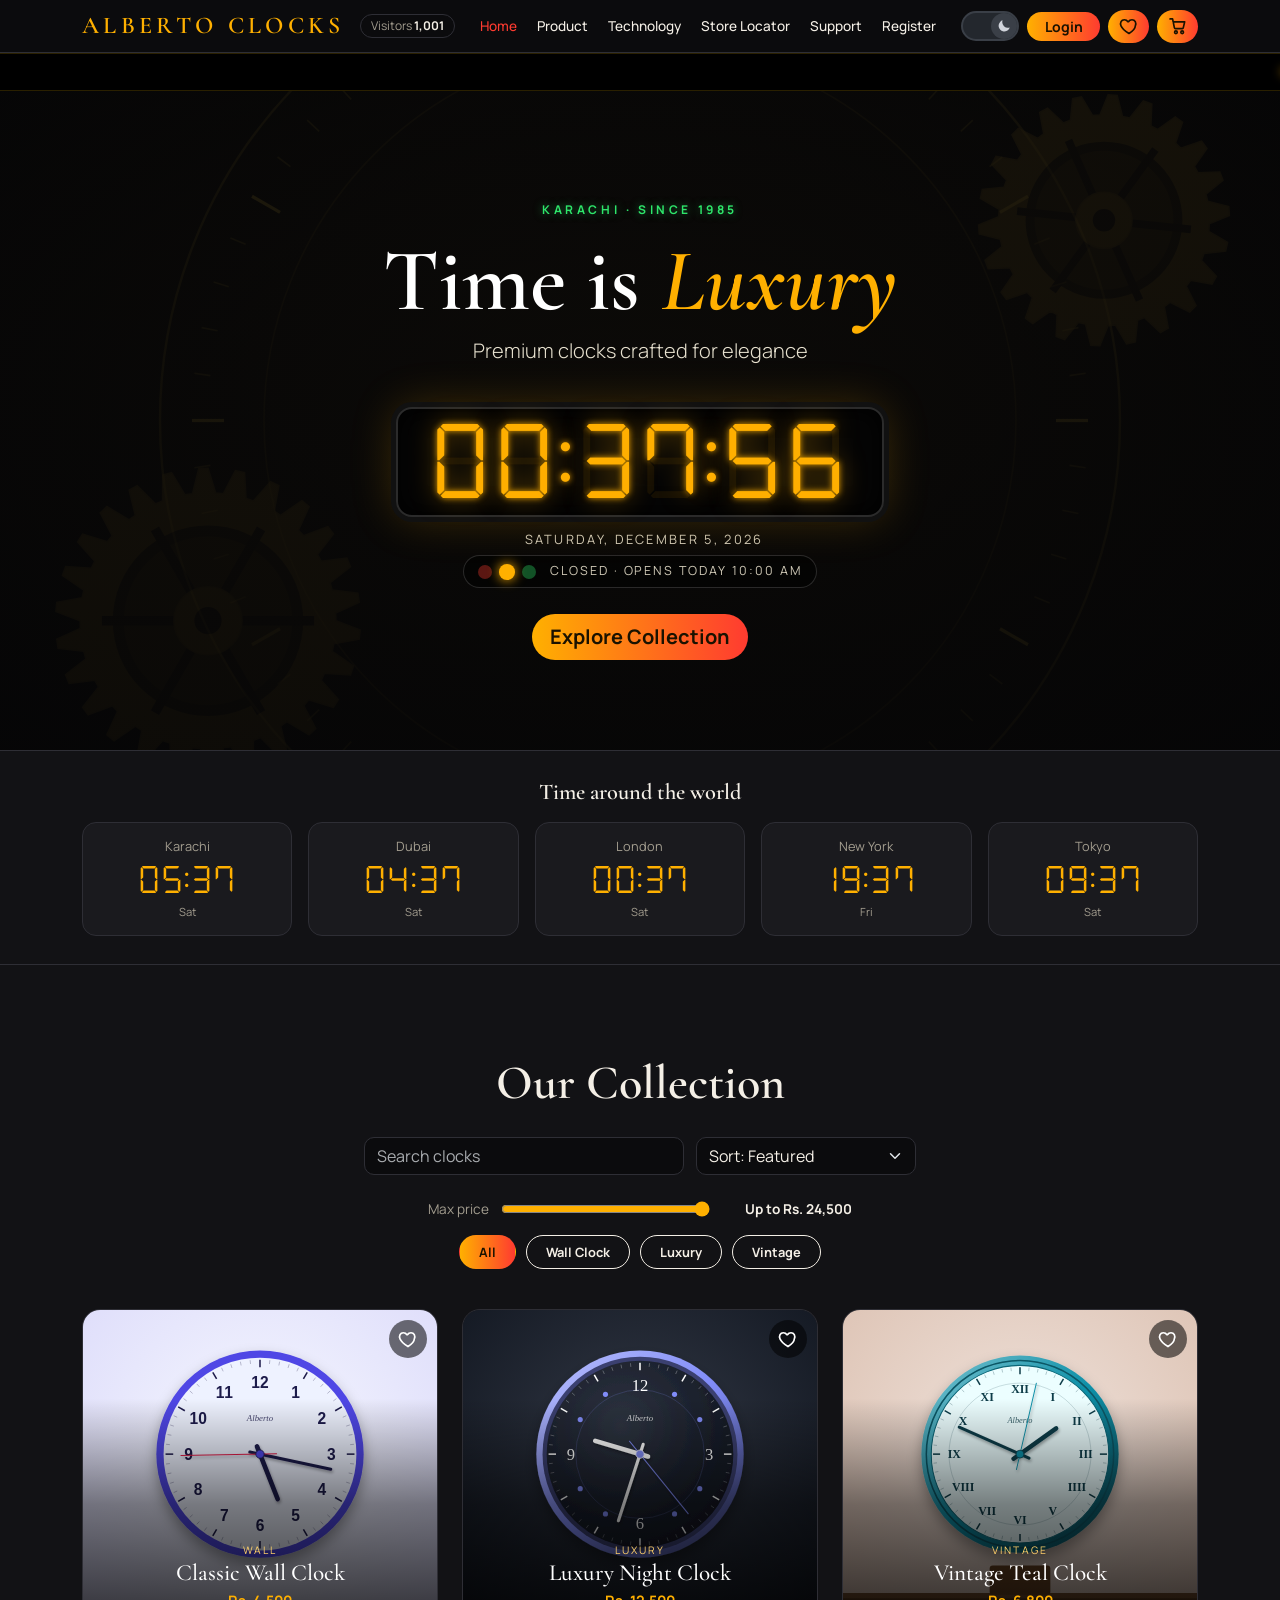
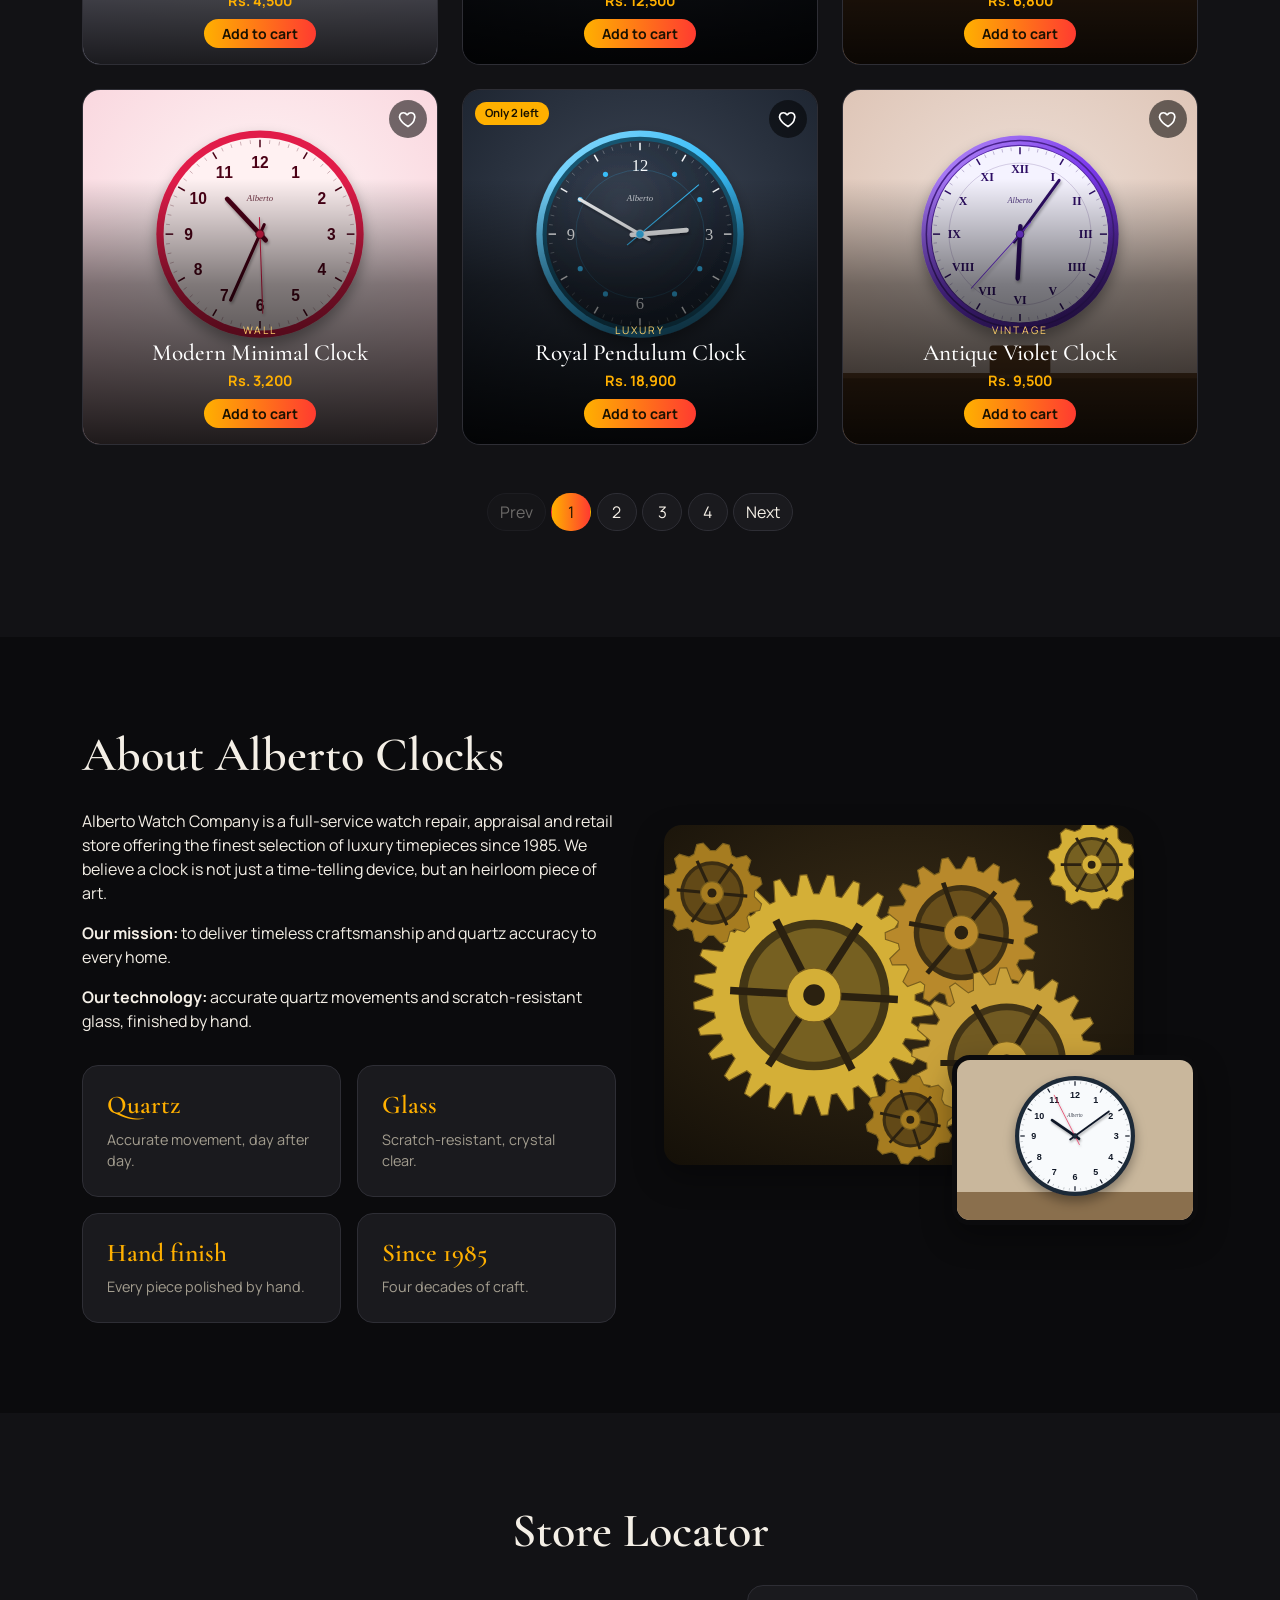
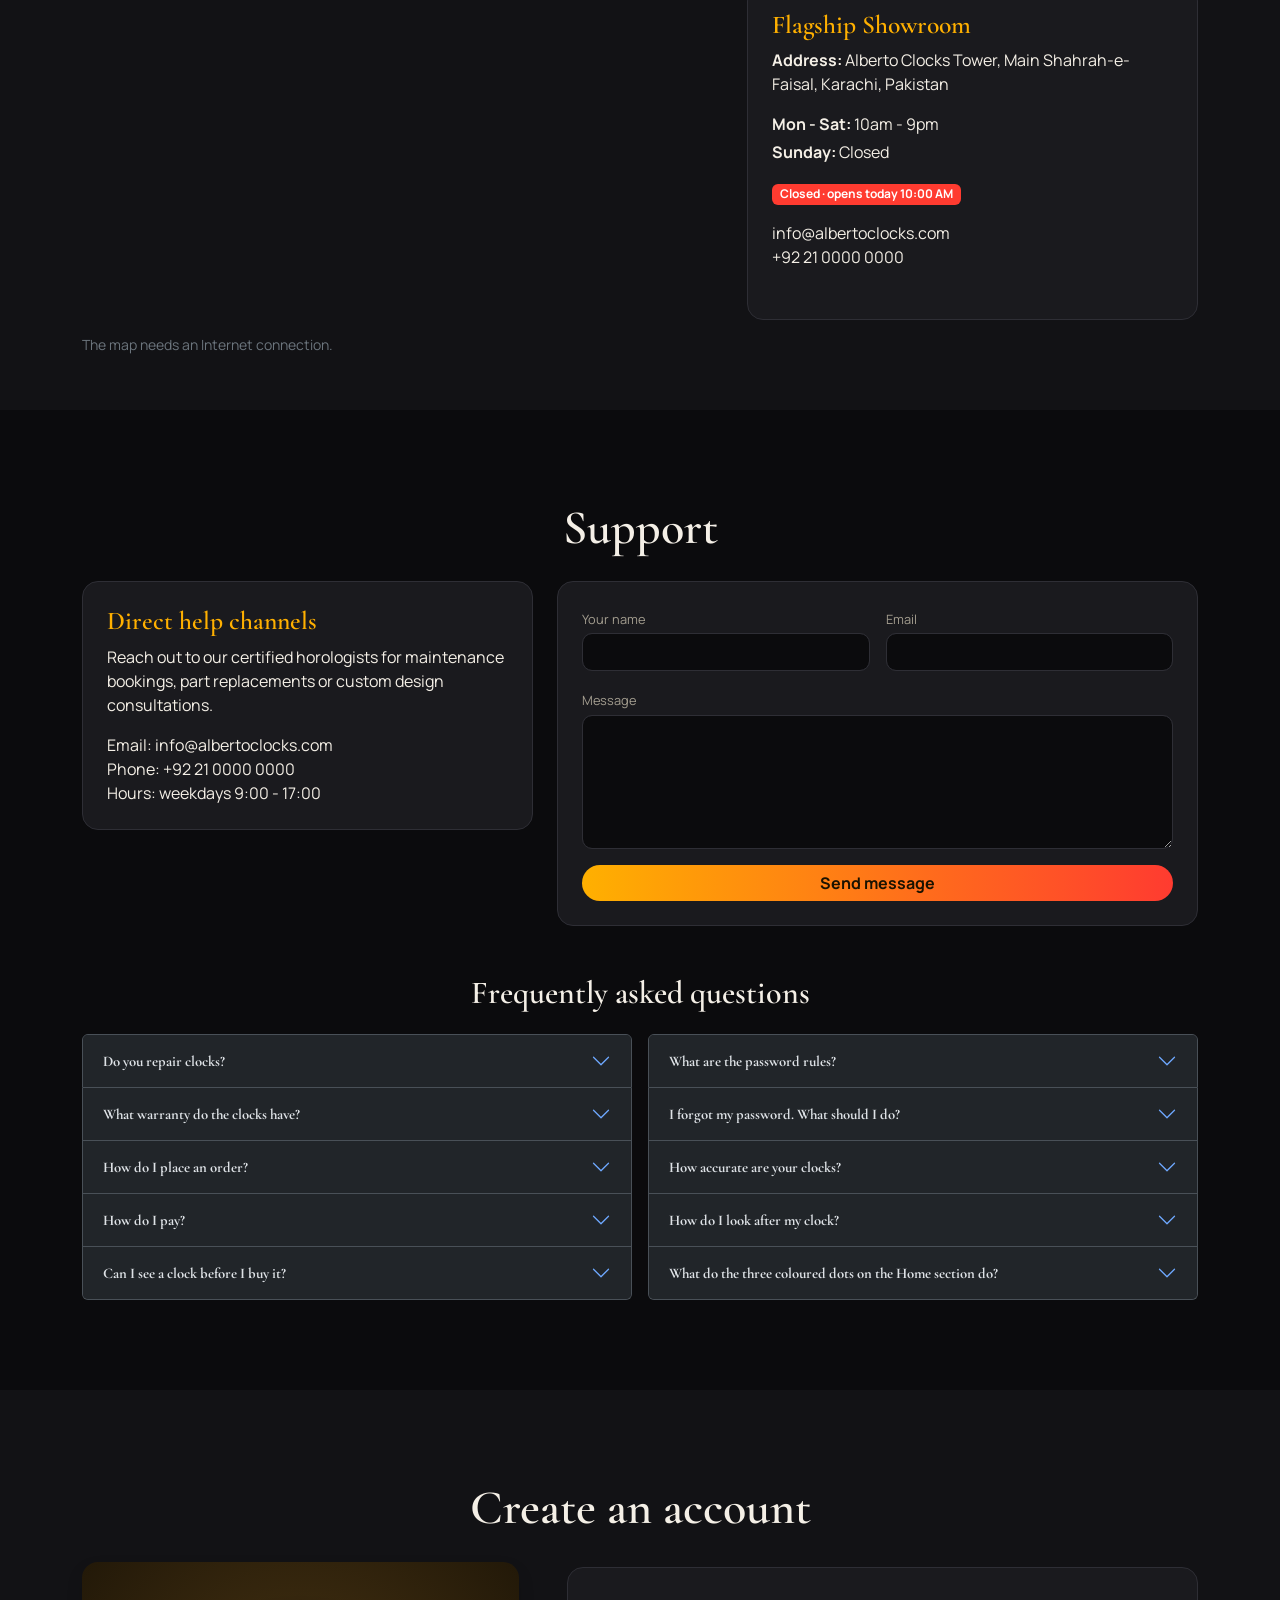
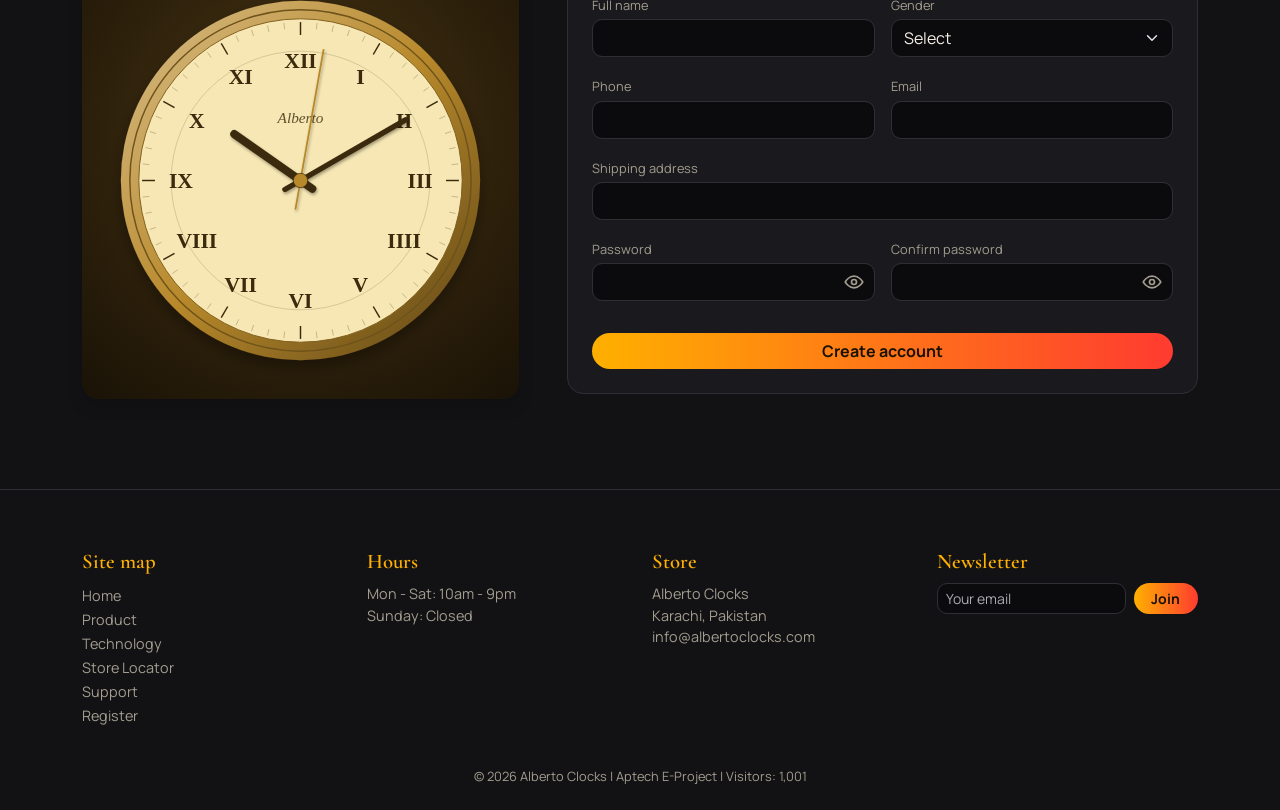
<file: index.html>
<!doctype html>
<html lang="en" data-bs-theme="dark">
  <head>
    <meta charset="UTF-8" />
    <meta name="viewport" content="width=device-width, initial-scale=1.0" />
    <title>Alberto Clocks - Time is Luxury</title>
    <meta name="description" content="Alberto Clocks sells premium wall, luxury and vintage clocks from Karachi. Browse the collection, save your favourites and order online." />
    <meta name="theme-color" content="#0b0b0d" />
    <meta property="og:type" content="website" />
    <meta property="og:site_name" content="Alberto Clocks" />
    <meta property="og:title" content="Alberto Clocks - Time is Luxury" />
    <meta property="og:description" content="Alberto Clocks sells premium wall, luxury and vintage clocks from Karachi. Browse the collection, save your favourites and order online." />
    <meta property="og:image" content="https://images.unsplash.com/photo-1629135458283-0c69f7cead37?auto=format&amp;fit=crop&amp;w=1200&amp;q=80" />
    <link rel="icon" type="image/svg+xml" href="image/favicon.svg" />
    <link rel="preconnect" href="https://fonts.googleapis.com" />
    <link rel="preconnect" href="https://fonts.gstatic.com" crossorigin />
    <link
      href="https://cdn.jsdelivr.net/npm/bootstrap@5.3.2/dist/css/bootstrap.min.css"
      rel="stylesheet"
      onerror="this.onerror=null;this.href='css/bootstrap.min.css'"
    />
    <link
      href="https://fonts.googleapis.com/css2?family=Cormorant+Garamond:ital,wght@0,500;0,600;1,600&family=Manrope:wght@400;500;700&display=swap"
      rel="stylesheet"
    />
    <link rel="stylesheet" href="css/style.css" />
    <script type="application/ld+json">
      {
        "@context": "https://schema.org",
        "@type": "Store",
        "name": "Alberto Clocks",
        "description": "Premium clocks crafted for elegance. Wall, luxury and vintage clocks since 1985.",
        "telephone": "+92 21 0000 0000",
        "email": "info@albertoclocks.com",
        "address": { "@type": "PostalAddress", "addressLocality": "Karachi", "addressCountry": "PK" },
        "openingHoursSpecification": [
          { "@type": "OpeningHoursSpecification", "dayOfWeek": ["Monday","Tuesday","Wednesday","Thursday","Friday","Saturday"], "opens": "10:00", "closes": "21:00" }
        ]
      }
    </script>
  </head>
  <body>
    <a class="skip-link" href="#main">Skip to main content</a>
    <noscript><p class="text-center p-3 mb-0">Please turn on JavaScript to browse the clocks.</p></noscript>
    <header class="site-header sticky-top">
      <nav class="navbar navbar-expand-lg" aria-label="Main">
        <div class="container">
          <a class="brand" href="index.html">Alberto Clocks</a>
          <span class="visitors" title="Visitors">Visitors <b class="visit-count">0</b></span>
          <div class="collapse navbar-collapse justify-content-center order-3 order-lg-0" id="nav">
            <ul class="navbar-nav gap-lg-1">
            <li class="nav-item"><a class="nav-link active" data-key="home" href="#home" aria-current="true">Home</a></li>
            <li class="nav-item"><a class="nav-link" data-key="products" href="#products">Product</a></li>
            <li class="nav-item"><a class="nav-link" data-key="technology" href="#technology">Technology</a></li>
            <li class="nav-item"><a class="nav-link" data-key="store-locator" href="#store-locator">Store Locator</a></li>
            <li class="nav-item"><a class="nav-link" data-key="support" href="#support">Support</a></li>
            <li class="nav-item"><a class="nav-link" data-key="register" href="#register">Register</a></li>
            </ul>
          </div>
          <div class="d-flex align-items-center gap-2 ms-auto">
            <label class="theme-switch" title="Dark / light mode"><input type="checkbox" id="themeToggle" aria-label="Toggle dark mode" /><span class="track"><span class="knob">
              <svg class="i-sun" viewBox="0 0 24 24" fill="currentColor" stroke="currentColor" stroke-width="2" stroke-linecap="round" aria-hidden="true"><circle cx="12" cy="12" r="4.5" stroke="none"/><path d="M12 2.5v2.5M12 19v2.5M2.5 12H5M19 12h2.5M5.3 5.3l1.8 1.8M16.9 16.9l1.8 1.8M5.3 18.7l1.8-1.8M16.9 7.1l1.8-1.8" fill="none"/></svg>
              <svg class="i-moon" viewBox="0 0 24 24" fill="currentColor" aria-hidden="true"><path d="M20.5 14.2A8.5 8.5 0 0 1 9.8 3.5a8.5 8.5 0 1 0 10.7 10.7z"/></svg>
            </span></span></label>
            <div id="userArea"></div>
            <button class="btn btn-grad btn-sm cart-btn" data-bs-toggle="offcanvas" data-bs-target="#wishPanel" aria-label="Open wishlist">
              <svg viewBox="0 0 24 24" fill="none" stroke="currentColor" stroke-width="2" stroke-linecap="round" stroke-linejoin="round" aria-hidden="true"><path d="M12 21s-7.5-4.6-9.6-9.2C.9 8.4 2.7 4.5 6.4 4.5c2 0 3.5 1.1 4.3 2.4h.6c.8-1.3 2.3-2.4 4.3-2.4 3.7 0 5.5 3.9 4 7.3C19.5 16.4 12 21 12 21z"/></svg>
              <span class="cart-count" data-count="wish" data-n="0">0</span></button>
            <button class="btn btn-grad btn-sm cart-btn" data-bs-toggle="offcanvas" data-bs-target="#cartPanel" aria-label="Open cart">
              <svg viewBox="0 0 24 24" fill="none" stroke="currentColor" stroke-width="2" stroke-linecap="round" stroke-linejoin="round" aria-hidden="true"><path d="M2.5 3.5h3l2.2 10.8a1 1 0 0 0 1 .8h8.6a1 1 0 0 0 1-.8L20 7H6"/><circle cx="9.5" cy="19.5" r="1.6"/><circle cx="17" cy="19.5" r="1.6"/></svg>
              <span class="cart-count" data-count="cart" data-n="0">0</span></button>
            <button class="navbar-toggler" data-bs-toggle="collapse" data-bs-target="#nav" aria-label="Menu" aria-controls="nav"><span class="navbar-toggler-icon"></span></button>
          </div>
        </div>
      </nav>
    </header>
    <div class="ticker" aria-hidden="true"><div class="ticker-track" id="ticker"></div></div>
    <main id="main" tabindex="-1">
      <!-- Hero (background image) -->
      <section id="home" class="hero">
        <div class="container text-center">
          <p class="eyebrow">Karachi · Since 1985</p>
          <h1>Time is <em>Luxury</em></h1>
          <p class="lead">Premium clocks crafted for elegance</p>
          <div class="live-clock" role="timer" aria-label="Current time">
            <span class="led-ghost" aria-hidden="true">88:88:88</span>
            <span id="liveClock">00:00:00</span>
          </div>
          <p class="led-sub"><span id="liveDate"></span></p>
          <div id="storeStatus" class="store-status" data-state="closed">
            <div class="led-picker" role="group" aria-label="Choose LED colour">
              <button
                class="led led-red"
                data-led="red"
                aria-label="Red LED theme and a luxury clock"
                title="Red theme + a luxury clock"
              ></button>
              <button
                class="led led-amber"
                data-led="amber"
                aria-label="Amber LED theme and a vintage clock"
                title="Amber theme + a vintage clock"
              ></button>
              <button
                class="led led-green"
                data-led="green"
                aria-label="Green LED theme and a wall clock"
                title="Green theme + a wall clock"
              ></button>
            </div>
            <a href="#store-locator" id="storeText" title="See store details"
              >Checking store hours</a
            >
          </div>
          <div>
            <a href="#products" class="btn btn-grad btn-lg"
              >Explore Collection</a
            >
          </div>
        </div>
      </section>

      <!-- World time -->
      <section class="world-time" aria-labelledby="worldTitle">
        <div class="container">
          <h2 id="worldTitle">Time around the world</h2>
          <div class="row row-cols-2 row-cols-md-3 row-cols-lg-5 g-3 justify-content-center" id="worldGrid"></div>
        </div>
      </section>

      <!-- Products: search, sort, filter, pagination -->
      <section id="products" class="section tint">
        <div class="container">
          <h2 class="section-title text-center">Our Collection</h2>
          <div class="toolbar">
            <input
              type="search"
              id="search"
              class="form-control"
              placeholder="Search clocks"
              aria-label="Search clocks"
            />
            <select id="sort" class="form-select" aria-label="Sort">
              <option value="default">Sort: Featured</option>
              <option value="low">Price: low to high</option>
              <option value="high">Price: high to low</option>
              <option value="name">Name: A to Z</option>
            </select>
          </div>
          <div class="price-filter">
            <label for="priceMax">Max price</label>
            <input type="range" id="priceMax" />
            <output id="priceOut" for="priceMax">Up to</output>
          </div>
          <div class="filters" id="filters" role="group" aria-label="Filter by type">
            <button class="pill" data-filter="all">All</button>
            <button class="pill" data-filter="wall">Wall Clock</button>
            <button class="pill" data-filter="luxury">Luxury</button>
            <button class="pill" data-filter="vintage">Vintage</button>
          </div>
          <p id="resultCount" class="visually-hidden" aria-live="polite"></p>
          <div class="row g-3 g-md-4" id="productGrid"></div>
          <nav aria-label="Product pages">
            <ul
              class="pagination justify-content-center flex-wrap mt-5"
              id="pager"
            ></ul>
          </nav>
        </div>
      </section>

      <!-- About / Technology -->
      <section id="technology" class="section">
        <div class="container">
          <div class="row g-5 align-items-center">
            <div class="col-lg-6">
              <h2 class="section-title">About Alberto Clocks</h2>
              <p>
                Alberto Watch Company is a full-service watch repair, appraisal
                and retail store offering the finest selection of luxury
                timepieces since 1985. We believe a clock is not just a
                time-telling device, but an heirloom piece of art.
              </p>
              <p>
                <strong>Our mission:</strong> to deliver timeless craftsmanship
                and quartz accuracy to every home.
              </p>
              <p>
                <strong>Our technology:</strong> accurate quartz movements and
                scratch-resistant glass, finished by hand.
              </p>
              <div class="row g-3 mt-2">
                <div class="col-6">
                  <div class="feature">
                    <h3>Quartz</h3>
                    <p>Accurate movement, day after day.</p>
                  </div>
                </div>
                <div class="col-6">
                  <div class="feature">
                    <h3>Glass</h3>
                    <p>Scratch-resistant, crystal clear.</p>
                  </div>
                </div>
                <div class="col-6">
                  <div class="feature">
                    <h3>Hand finish</h3>
                    <p>Every piece polished by hand.</p>
                  </div>
                </div>
                <div class="col-6">
                  <div class="feature">
                    <h3>Since 1985</h3>
                    <p>Four decades of craft.</p>
                  </div>
                </div>
              </div>
            </div>
            <div class="col-lg-6">
              <div class="photo-stack">
                <img
                  src="https://images.unsplash.com/photo-1768909198566-21f1faf5de10?auto=format&fit=crop&w=900&q=80"
                  onerror="
                    this.onerror = null;
                    this.src = 'image/about-mechanism.svg';
                  "
                  class="photo-main"
                  loading="lazy"
                  alt="Antique clock mechanism"
                />
                <img
                  src="https://images.unsplash.com/photo-1547306720-c3550ecab8b7?auto=format&fit=crop&w=600&q=80"
                  onerror="
                    this.onerror = null;
                    this.src = 'image/about-wall-clock.svg';
                  "
                  class="photo-small"
                  loading="lazy"
                  alt="Classic wall clock"
                />
              </div>
            </div>
          </div>
        </div>
      </section>

      <!-- Store Locator -->
      <section id="store-locator" class="section tint">
        <div class="container">
          <h2 class="section-title text-center">Store Locator</h2>
          <div class="row g-4">
            <div class="col-lg-7">
              <iframe
                class="map"
                title="Store map"
                loading="lazy"
                src="https://maps.google.com/maps?q=karachi&z=13&output=embed"
              ></iframe>
              <p class="small text-secondary mt-2 mb-0">
                The map needs an Internet connection.
              </p>
            </div>
            <div class="col-lg-5">
              <div class="panel h-100">
                <h3>Flagship Showroom</h3>
                <p>
                  <strong>Address:</strong> Alberto Clocks Tower, Main
                  Shahrah-e-Faisal, Karachi, Pakistan
                </p>
                <p class="mb-1"><strong>Mon - Sat:</strong> 10am - 9pm</p>
                <p class="mb-3"><strong>Sunday:</strong> Closed</p>
                <p class="mb-3">
                  <span id="openNow" class="badge text-bg-secondary"
                    >Checking hours</span
                  >
                </p>
                <p class="mb-0">info@albertoclocks.com<br />+92 21 0000 0000</p>
              </div>
            </div>
          </div>
        </div>
      </section>

      <!-- Support -->
      <section id="support" class="section">
        <div class="container">
          <h2 class="section-title text-center">Support</h2>
          <div class="row g-4">
            <div class="col-lg-5">
              <div class="panel mb-4">
                <h3>Direct help channels</h3>
                <p>
                  Reach out to our certified horologists for maintenance
                  bookings, part replacements or custom design consultations.
                </p>
                <p class="mb-0">
                  Email: info@albertoclocks.com<br />Phone: +92 21 0000 0000<br />Hours:
                  weekdays 9:00 - 17:00
                </p>
              </div>
            </div>
            <div class="col-lg-7">
              <form id="contactForm" class="panel">
                <div class="row g-3">
                  <div class="col-md-6">
                    <label class="form-label" for="ctName">Your name</label>
                    <input
                      id="ctName" autocomplete="name" name="name"
                      type="text"
                      class="form-control"
                      required
                    />
                  </div>
                  <div class="col-md-6">
                    <label class="form-label" for="ctEmail">Email</label>
                    <input
                      id="ctEmail" autocomplete="email" name="email"
                      type="email"
                      class="form-control"
                      required
                    />
                  </div>
                  <div class="col-12">
                    <label class="form-label" for="ctMessage">Message</label>
                    <textarea
                      id="ctMessage" name="message"
                      class="form-control"
                      rows="5"
                      required
                    ></textarea>
                  </div>
                  <div class="col-12">
                    <button class="btn btn-grad w-100">Send message</button>
                  </div>
                </div>
              </form>
            </div>
          </div>
          <h3 class="faq-title text-center">Frequently asked questions</h3>
          <div class="row g-3" id="faq">
            <div class="col-lg-6">
              <div class="accordion" id="faqA">
                <div class="accordion-item">
                  <h3 class="accordion-header">
                    <button
                      class="accordion-button collapsed"
                      type="button"
                      data-bs-toggle="collapse"
                      data-bs-target="#f1"
                      aria-expanded="false"
                      aria-controls="f1"
                    >
                      Do you repair clocks?
                    </button>
                  </h3>
                  <div
                    id="f1"
                    class="accordion-collapse collapse"
                    data-bs-parent="#faqA"
                  >
                    <div class="accordion-body">
                      Yes. Bring your clock to our showroom in Karachi, or send
                      us a message with a photo of the problem and we will
                      advise you on the repair.
                    </div>
                  </div>
                </div>
                <div class="accordion-item">
                  <h3 class="accordion-header">
                    <button
                      class="accordion-button collapsed"
                      type="button"
                      data-bs-toggle="collapse"
                      data-bs-target="#f2"
                      aria-expanded="false"
                      aria-controls="f2"
                    >
                      What warranty do the clocks have?
                    </button>
                  </h3>
                  <div
                    id="f2"
                    class="accordion-collapse collapse"
                    data-bs-parent="#faqA"
                  >
                    <div class="accordion-body">
                      Every clock includes a one-year warranty on the movement.
                      Please keep your order number as proof of purchase.
                    </div>
                  </div>
                </div>
                <div class="accordion-item">
                  <h3 class="accordion-header">
                    <button
                      class="accordion-button collapsed"
                      type="button"
                      data-bs-toggle="collapse"
                      data-bs-target="#f3"
                      aria-expanded="false"
                      aria-controls="f3"
                    >
                      How do I place an order?
                    </button>
                  </h3>
                  <div
                    id="f3"
                    class="accordion-collapse collapse"
                    data-bs-parent="#faqA"
                  >
                    <div class="accordion-body">
                      Add clocks to your cart, open the cart and press Checkout.
                      You need to be logged in; if you do not have an account
                      yet, create one from the Login window.
                    </div>
                  </div>
                </div>
                <div class="accordion-item">
                  <h3 class="accordion-header">
                    <button
                      class="accordion-button collapsed"
                      type="button"
                      data-bs-toggle="collapse"
                      data-bs-target="#f4"
                      aria-expanded="false"
                      aria-controls="f4"
                    >
                      How do I pay?
                    </button>
                  </h3>
                  <div
                    id="f4"
                    class="accordion-collapse collapse"
                    data-bs-parent="#faqA"
                  >
                    <div class="accordion-body">
                      No payment is taken on this website. After you place an
                      order, the store confirms it with you and arranges the
                      payment.
                    </div>
                  </div>
                </div>
                <div class="accordion-item">
                  <h3 class="accordion-header">
                    <button
                      class="accordion-button collapsed"
                      type="button"
                      data-bs-toggle="collapse"
                      data-bs-target="#f5"
                      aria-expanded="false"
                      aria-controls="f5"
                    >
                      Can I see a clock before I buy it?
                    </button>
                  </h3>
                  <div
                    id="f5"
                    class="accordion-collapse collapse"
                    data-bs-parent="#faqA"
                  >
                    <div class="accordion-body">
                      Yes. Visit our flagship showroom on Main Shahrah-e-Faisal,
                      Karachi. We are open Monday to Saturday, 10am - 9pm, and
                      closed on Sunday.
                    </div>
                  </div>
                </div>
              </div>
            </div>
            <div class="col-lg-6">
              <div class="accordion" id="faqB">
                <div class="accordion-item">
                  <h3 class="accordion-header">
                    <button
                      class="accordion-button collapsed"
                      type="button"
                      data-bs-toggle="collapse"
                      data-bs-target="#f6"
                      aria-expanded="false"
                      aria-controls="f6"
                    >
                      What are the password rules?
                    </button>
                  </h3>
                  <div
                    id="f6"
                    class="accordion-collapse collapse"
                    data-bs-parent="#faqB"
                  >
                    <div class="accordion-body">
                      Use 8 to 20 characters with at least one uppercase letter,
                      one lowercase letter, one number and one special
                      character, and no spaces. The eye button lets you check
                      what you typed.
                    </div>
                  </div>
                </div>
                <div class="accordion-item">
                  <h3 class="accordion-header">
                    <button
                      class="accordion-button collapsed"
                      type="button"
                      data-bs-toggle="collapse"
                      data-bs-target="#f7"
                      aria-expanded="false"
                      aria-controls="f7"
                    >
                      I forgot my password. What should I do?
                    </button>
                  </h3>
                  <div
                    id="f7"
                    class="accordion-collapse collapse"
                    data-bs-parent="#faqB"
                  >
                    <div class="accordion-body">
                      Password reset is not available yet. Send us a message
                      with your registered email address and we will help you,
                      or create a new account with a different email.
                    </div>
                  </div>
                </div>
                <div class="accordion-item">
                  <h3 class="accordion-header">
                    <button
                      class="accordion-button collapsed"
                      type="button"
                      data-bs-toggle="collapse"
                      data-bs-target="#f8"
                      aria-expanded="false"
                      aria-controls="f8"
                    >
                      How accurate are your clocks?
                    </button>
                  </h3>
                  <div
                    id="f8"
                    class="accordion-collapse collapse"
                    data-bs-parent="#faqB"
                  >
                    <div class="accordion-body">
                      All our clocks use quartz movements, which keep accurate
                      time day after day and only need a battery change.
                    </div>
                  </div>
                </div>
                <div class="accordion-item">
                  <h3 class="accordion-header">
                    <button
                      class="accordion-button collapsed"
                      type="button"
                      data-bs-toggle="collapse"
                      data-bs-target="#f9"
                      aria-expanded="false"
                      aria-controls="f9"
                    >
                      How do I look after my clock?
                    </button>
                  </h3>
                  <div
                    id="f9"
                    class="accordion-collapse collapse"
                    data-bs-parent="#faqB"
                  >
                    <div class="accordion-body">
                      Dust it with a soft dry cloth, keep it away from water and
                      direct sunlight, and replace the battery about every one
                      to two years.
                    </div>
                  </div>
                </div>
                <div class="accordion-item">
                  <h3 class="accordion-header">
                    <button
                      class="accordion-button collapsed"
                      type="button"
                      data-bs-toggle="collapse"
                      data-bs-target="#f10"
                      aria-expanded="false"
                      aria-controls="f10"
                    >
                      What do the three coloured dots on the Home section do?
                    </button>
                  </h3>
                  <div
                    id="f10"
                    class="accordion-collapse collapse"
                    data-bs-parent="#faqB"
                  >
                    <div class="accordion-body">
                      They change the colour theme of the website to red, amber
                      or green, and open a random clock from the Luxury, Vintage
                      or Wall line.
                    </div>
                  </div>
                </div>
              </div>
            </div>
          </div>
        </div>
      </section>

      <!-- Register -->
      <section id="register" class="section tint">
        <div class="container">
          <h2 class="section-title text-center">Create an account</h2>
          <div class="row g-5 align-items-center">
            <div class="col-lg-5">
              <img
                src="https://images.unsplash.com/photo-1447015237013-0e80b2786ddc?auto=format&fit=crop&w=900&q=80"
                onerror="
                  this.onerror = null;
                  this.src = 'image/register-dial.svg';
                "
                class="img-fluid rounded-4 shadow"
                loading="lazy"
                alt="Brass clock dial"
              />
            </div>
            <div class="col-lg-7">
              <form id="registerForm" class="panel">
                <div class="row g-3">
                  <div class="col-md-6">
                    <label class="form-label" for="rgName">Full name</label>
                    <input
                      id="rgName" autocomplete="name" name="name"
                      type="text"
                      class="form-control"
                      required
                    />
                  </div>
                  <div class="col-md-6">
                    <label class="form-label" for="rgGender">Gender</label>
                    <select id="rgGender" name="gender" class="form-select" required>
                      <option value="" selected disabled>Select</option>
                      <option>Female</option>
                      <option>Male</option>
                    </select>
                  </div>
                  <div class="col-md-6">
                    <label class="form-label" for="rgPhone">Phone</label>
                    <input
                      id="rgPhone" autocomplete="tel" name="phone"
                      type="tel"
                      class="form-control"
                      required
                    />
                  </div>
                  <div class="col-md-6">
                    <label class="form-label" for="rgEmail">Email</label>
                    <input
                      id="rgEmail" autocomplete="email" name="email"
                      type="email"
                      class="form-control"
                      required
                    />
                  </div>
                  <div class="col-12">
                    <label class="form-label" for="rgAddress">Shipping address</label>
                    <input
                      id="rgAddress" autocomplete="street-address" name="address"
                      type="text"
                      class="form-control"
                      required
                    />
                  </div>
                  <div class="col-md-6">
                    <label class="form-label" for="rgPassword">Password</label>
                    <input
                      id="rgPassword" autocomplete="new-password" name="password"
                      type="password"
                      class="form-control"
                      required
                    />
                  </div>
                  <div class="col-md-6">
                    <label class="form-label" for="rgConfirm">Confirm password</label>
                    <input
                      id="rgConfirm" autocomplete="new-password" name="confirm"
                      type="password"
                      class="form-control"
                      required
                    />
                  </div>
                  <div class="col-12">
                    <p id="regError" class="text-danger small mb-0" hidden></p>
                  </div>
                  <div class="col-12">
                    <button class="btn btn-grad w-100">Create account</button>
                  </div>
                </div>
              </form>
            </div>
          </div>
        </div>
      </section>
    </main>
    <footer class="site-footer">
      <div class="container">
        <div class="row g-4">
          <div class="col-6 col-lg-3"><h2 class="footer-h">Site map</h2><ul class="list-unstyled mb-0"><li><a href="#home">Home</a></li><li><a href="#products">Product</a></li><li><a href="#technology">Technology</a></li><li><a href="#store-locator">Store Locator</a></li><li><a href="#support">Support</a></li><li><a href="#register">Register</a></li></ul></div>
          <div class="col-6 col-lg-3"><h2 class="footer-h">Hours</h2><p class="mb-0">Mon - Sat: 10am - 9pm<br />Sunday: Closed</p></div>
          <div class="col-6 col-lg-3"><h2 class="footer-h">Store</h2><p class="mb-0">Alberto Clocks<br />Karachi, Pakistan<br />info@albertoclocks.com</p></div>
          <div class="col-6 col-lg-3"><h2 class="footer-h">Newsletter</h2>
            <form id="newsForm" class="d-flex gap-2"><input type="email" class="form-control form-control-sm" placeholder="Your email" aria-label="Your email" autocomplete="email" required /><button class="btn btn-grad btn-sm">Join</button></form></div>
        </div>
        <p class="copy">&copy; 2026 Alberto Clocks | Aptech E-Project | Visitors: <span class="visit-count">0</span></p>
      </div>
    </footer>

    <div class="offcanvas offcanvas-end" tabindex="-1" id="cartPanel" aria-labelledby="cartTitle">
      <div class="offcanvas-header"><h2 class="offcanvas-title fs-5" id="cartTitle">Your cart</h2><button type="button" class="btn-close" data-bs-dismiss="offcanvas" aria-label="Close"></button></div>
      <div class="offcanvas-body d-flex flex-column">
        <div id="cartItems" class="flex-grow-1"></div>
        <div id="netNotice" class="alert alert-warning small py-2" role="alert" hidden>You are offline. You can keep adding clocks, but you need an Internet connection to check out.</div>
        <div class="border-top pt-3">
          <form id="couponForm" class="coupon-row">
            <label class="visually-hidden" for="couponInput">Coupon code</label>
            <input id="couponInput" class="form-control form-control-sm" placeholder="Coupon code (try TIME10)" autocomplete="off" />
            <button class="btn btn-outline-secondary btn-sm">Apply</button>
          </form>
          <p id="couponNote" class="coupon-note" role="status"></p>
          <div id="cartTotals" class="mb-3"></div>
          <div class="d-flex gap-2"><button id="clearBtn" class="btn btn-outline-secondary">Clear</button><button id="checkoutBtn" class="btn btn-grad flex-grow-1">Checkout</button></div>
        </div>
      </div>
    </div>

    <div class="offcanvas offcanvas-end" tabindex="-1" id="wishPanel" aria-labelledby="wishTitle">
      <div class="offcanvas-header"><h2 class="offcanvas-title fs-5" id="wishTitle">Your wishlist</h2><button type="button" class="btn-close" data-bs-dismiss="offcanvas" aria-label="Close"></button></div>
      <div class="offcanvas-body" id="wishItems"></div>
    </div>

    <div class="modal fade" id="checkoutModal" tabindex="-1" aria-labelledby="checkoutTitle" aria-hidden="true"><div class="modal-dialog modal-dialog-centered modal-dialog-scrollable modal-lg"><div class="modal-content">
      <div class="modal-header"><h2 class="modal-title fs-5" id="checkoutTitle">Checkout</h2><button type="button" class="btn-close" data-bs-dismiss="modal" aria-label="Close"></button></div>
      <div class="modal-body">
        <div id="checkoutFormWrap">
          <form id="checkoutForm">
            <div class="row g-3">
              <div class="col-md-6"><label class="form-label" for="coName">Full name</label><input id="coName" name="name" class="form-control" autocomplete="name" required /></div>
              <div class="col-md-6"><label class="form-label" for="coPhone">Phone</label><input id="coPhone" name="phone" type="tel" class="form-control" autocomplete="tel" placeholder="0300 1234567" required /></div>
              <div id="addressFields" class="col-12"><div class="row g-3">
                <div class="col-md-8"><label class="form-label" for="coAddress">Delivery address</label><input id="coAddress" name="address" class="form-control" autocomplete="street-address" required /></div>
                <div class="col-md-4"><label class="form-label" for="coCity">City</label><input id="coCity" name="city" class="form-control" autocomplete="address-level2" required /></div>
              </div></div>
              <div class="col-12"><label class="form-label" for="coNote">Note for us (optional)</label><textarea id="coNote" name="note" class="form-control" rows="2" maxlength="200"></textarea></div>
              <fieldset class="col-12"><legend class="form-label">Payment</legend>
                <div class="d-grid gap-2">
                  <label class="pay-option"><input type="radio" name="payment" value="cod" checked /><span>Cash on delivery<small>Pay the rider when the clock arrives.</small></span></label>
                  <label class="pay-option"><input type="radio" name="payment" value="pickup" /><span>Pick up from the showroom<small>Pay at our Karachi store. No delivery address needed.</small></span></label>
                </div>
              </fieldset>
              <div class="col-12"><h3 class="fs-6">Your order</h3><ul id="coLines" class="checkout-lines"></ul><div id="coTotals"></div></div>
              <div class="col-12"><p id="checkoutError" class="text-danger small mb-0" role="alert" hidden></p></div>
              <div class="col-12"><button class="btn btn-grad w-100">Place order</button></div>
            </div>
          </form>
        </div>
        <div id="checkoutDone" class="text-center py-4" hidden>
          <h3 class="fs-4">Thank you!</h3>
          <p id="doneText"></p>
          <div class="d-flex gap-2 justify-content-center"><a href="#" class="btn btn-grad" data-profile>See my orders</a><button class="btn btn-outline-secondary" data-bs-dismiss="modal">Keep shopping</button></div>
        </div>
      </div>
    </div></div></div>

    <div class="modal fade" id="loginModal" tabindex="-1" aria-labelledby="loginTitle" aria-hidden="true"><div class="modal-dialog modal-dialog-centered"><div class="modal-content">
      <div class="modal-header"><h2 class="modal-title fs-5" id="loginTitle">Welcome to Alberto Clocks</h2><button type="button" class="btn-close" data-bs-dismiss="modal" aria-label="Close"></button></div>
      <div class="modal-body">
        <ul class="nav nav-pills auth-tabs mb-3">
          <li class="nav-item"><button type="button" class="nav-link active" data-bs-toggle="pill" data-bs-target="#tabIn">Login</button></li>
          <li class="nav-item"><button type="button" class="nav-link" data-bs-toggle="pill" data-bs-target="#tabUp">Sign up</button></li>
        </ul>
        <div class="tab-content">
          <div class="tab-pane fade show active" id="tabIn">
            <form id="loginForm">
              <input name="email" type="email" class="form-control mb-3" placeholder="Email" aria-label="Email" autocomplete="email" required />
              <input name="password" type="password" class="form-control mb-3" placeholder="Password" aria-label="Password" autocomplete="current-password" required />
              <p id="loginError" class="text-danger small" role="alert" hidden></p>
              <button class="btn btn-grad w-100">Login</button>
            </form>
            <p class="text-center mt-3 mb-0 small">New here? <a href="#" data-auth-tab="tabUp">Create an account</a></p>
          </div>
          <div class="tab-pane fade" id="tabUp">
            <form id="signupForm">
              <div class="row g-2">
                <div class="col-12"><input name="name" type="text" class="form-control" placeholder="Full name" aria-label="Full name" autocomplete="name" required /></div>
                <div class="col-sm-6"><input name="email" type="email" class="form-control" placeholder="Email" aria-label="Email" autocomplete="email" required /></div>
                <div class="col-sm-6"><input name="phone" type="tel" class="form-control" placeholder="Phone" aria-label="Phone" autocomplete="tel" required /></div>
                <div class="col-sm-6"><select name="gender" class="form-select" aria-label="Gender" required><option value="" selected disabled>Gender</option><option>Female</option><option>Male</option></select></div>
                <div class="col-sm-6"><input name="address" type="text" class="form-control" placeholder="Shipping address" aria-label="Shipping address" autocomplete="street-address" required /></div>
                <div class="col-sm-6"><input name="password" type="password" class="form-control" placeholder="Password" aria-label="Password" autocomplete="new-password" required /></div>
                <div class="col-sm-6"><input name="confirm" type="password" class="form-control" placeholder="Confirm password" aria-label="Confirm password" autocomplete="new-password" required /></div>
              </div>
              <p id="signupError" class="text-danger small mt-2 mb-0" role="alert" hidden></p>
              <button class="btn btn-grad w-100 mt-3">Create account</button>
            </form>
            <p class="text-center mt-3 mb-0 small">Already registered? <a href="#" data-auth-tab="tabIn">Login</a></p>
          </div>
        </div>
      </div>
    </div></div></div>

    <div class="modal fade" id="profileModal" tabindex="-1" aria-labelledby="profileTitle" aria-hidden="true"><div class="modal-dialog modal-dialog-centered modal-dialog-scrollable"><div class="modal-content">
      <div class="modal-header"><h2 class="modal-title fs-5" id="profileTitle">My profile</h2><button type="button" class="btn-close" data-bs-dismiss="modal" aria-label="Close"></button></div>
      <div class="modal-body" id="profileBody"></div>
    </div></div></div>

    <div class="modal fade" id="productModal" tabindex="-1" aria-labelledby="productModalTitle" aria-hidden="true">
      <div class="modal-dialog modal-lg modal-dialog-centered modal-dialog-scrollable">
        <div class="modal-content" id="productModalBody"></div>
      </div>
    </div>

    <div id="toast" class="toast-msg" role="status" aria-live="polite"></div>
    <a href="#" id="topBtn" title="Back to top">Top</a>
    <script src="js/bootstrap.bundle.min.js"></script>
    <script src="js/core.js"></script>
    <script src="js/security.js"></script>
    <script src="js/wishlist.js"></script>
    <script src="js/reviews.js"></script>
    <script src="js/products.js"></script>
    <script src="js/orders.js"></script>
    <script src="js/cart.js"></script>
    <script src="js/auth.js"></script>
    <script src="js/forms.js"></script>
    <script src="js/ui.js"></script>
    <script src="js/main.js"></script>
  </body>
</html>
</file>
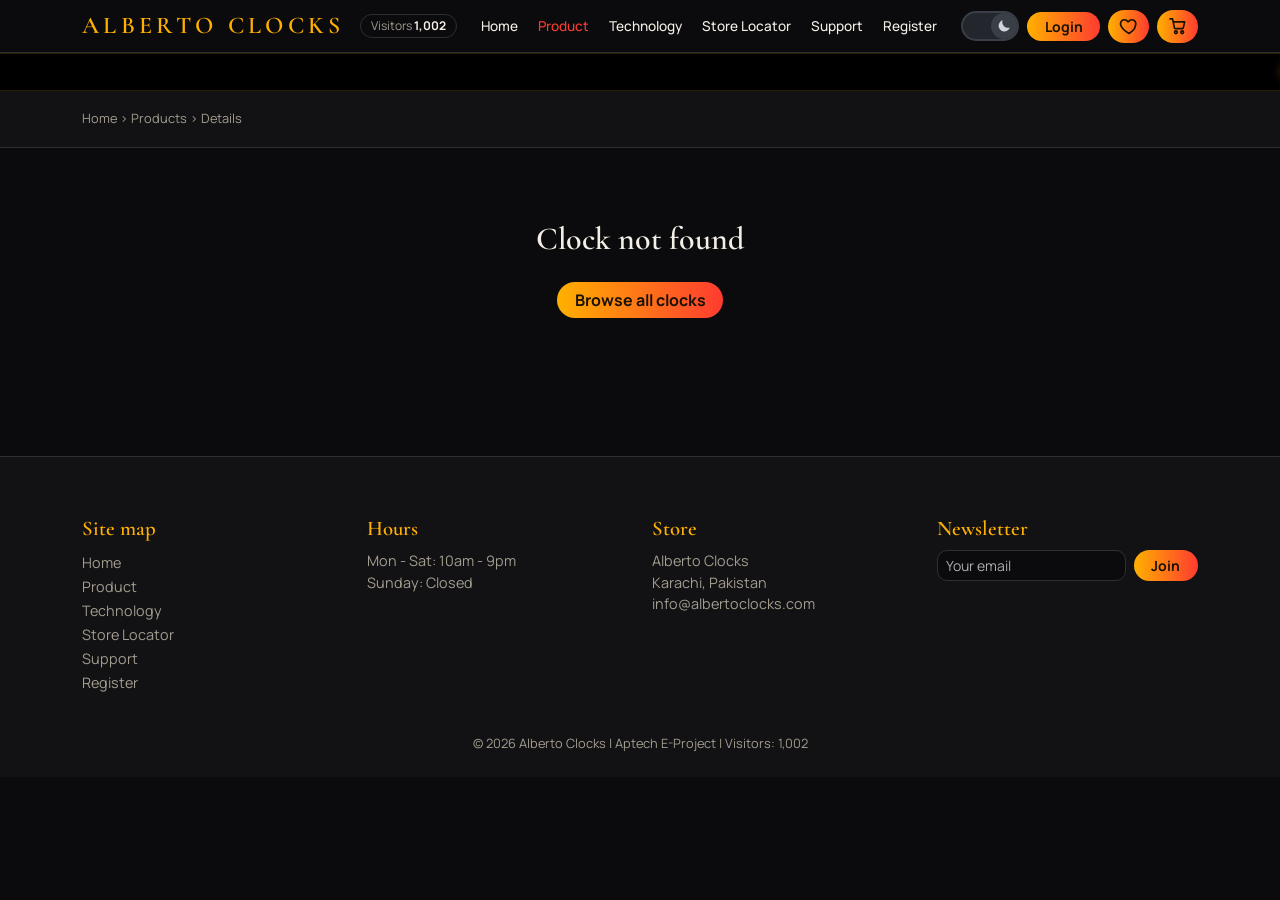
<file: pages/product.html>
<!doctype html>
<html lang="en" data-bs-theme="dark">
  <head>
    <meta charset="UTF-8" />
    <meta name="viewport" content="width=device-width, initial-scale=1.0" />
    <title>Product details - Alberto Clocks</title>
    <meta name="description" content="Details, price and reviews for this Alberto Clocks clock." />
    <meta name="theme-color" content="#0b0b0d" />
    <meta property="og:type" content="website" />
    <meta property="og:site_name" content="Alberto Clocks" />
    <meta property="og:title" content="Product details - Alberto Clocks" />
    <meta property="og:description" content="Details, price and reviews for this Alberto Clocks clock." />
    <meta property="og:image" content="https://images.unsplash.com/photo-1629135458283-0c69f7cead37?auto=format&amp;fit=crop&amp;w=1200&amp;q=80" />
    <link rel="icon" type="image/svg+xml" href="../image/favicon.svg" />
    <link rel="preconnect" href="https://fonts.googleapis.com" />
    <link rel="preconnect" href="https://fonts.gstatic.com" crossorigin />
    <link
      href="https://cdn.jsdelivr.net/npm/bootstrap@5.3.2/dist/css/bootstrap.min.css"
      rel="stylesheet"
      onerror="this.onerror=null;this.href='../css/bootstrap.min.css'"
    />
    <link
      href="https://fonts.googleapis.com/css2?family=Cormorant+Garamond:ital,wght@0,500;0,600;1,600&family=Manrope:wght@400;500;700&display=swap"
      rel="stylesheet"
    />
    <link rel="stylesheet" href="../css/style.css" />
  </head>
  <body>
    <a class="skip-link" href="#main">Skip to main content</a>
    <noscript><p class="text-center p-3 mb-0">Please turn on JavaScript to browse the clocks.</p></noscript>
    <header class="site-header sticky-top">
      <nav class="navbar navbar-expand-lg" aria-label="Main">
        <div class="container">
          <a class="brand" href="../index.html">Alberto Clocks</a>
          <span class="visitors" title="Visitors">Visitors <b class="visit-count">0</b></span>
          <div class="collapse navbar-collapse justify-content-center order-3 order-lg-0" id="nav">
            <ul class="navbar-nav gap-lg-1">
            <li class="nav-item"><a class="nav-link" data-key="home" href="../index.html#home">Home</a></li>
            <li class="nav-item"><a class="nav-link active" data-key="products" href="../index.html#products" aria-current="true">Product</a></li>
            <li class="nav-item"><a class="nav-link" data-key="technology" href="../index.html#technology">Technology</a></li>
            <li class="nav-item"><a class="nav-link" data-key="store-locator" href="../index.html#store-locator">Store Locator</a></li>
            <li class="nav-item"><a class="nav-link" data-key="support" href="../index.html#support">Support</a></li>
            <li class="nav-item"><a class="nav-link" data-key="register" href="../index.html#register">Register</a></li>
            </ul>
          </div>
          <div class="d-flex align-items-center gap-2 ms-auto">
            <label class="theme-switch" title="Dark / light mode"><input type="checkbox" id="themeToggle" aria-label="Toggle dark mode" /><span class="track"><span class="knob">
              <svg class="i-sun" viewBox="0 0 24 24" fill="currentColor" stroke="currentColor" stroke-width="2" stroke-linecap="round" aria-hidden="true"><circle cx="12" cy="12" r="4.5" stroke="none"/><path d="M12 2.5v2.5M12 19v2.5M2.5 12H5M19 12h2.5M5.3 5.3l1.8 1.8M16.9 16.9l1.8 1.8M5.3 18.7l1.8-1.8M16.9 7.1l1.8-1.8" fill="none"/></svg>
              <svg class="i-moon" viewBox="0 0 24 24" fill="currentColor" aria-hidden="true"><path d="M20.5 14.2A8.5 8.5 0 0 1 9.8 3.5a8.5 8.5 0 1 0 10.7 10.7z"/></svg>
            </span></span></label>
            <div id="userArea"></div>
            <button class="btn btn-grad btn-sm cart-btn" data-bs-toggle="offcanvas" data-bs-target="#wishPanel" aria-label="Open wishlist">
              <svg viewBox="0 0 24 24" fill="none" stroke="currentColor" stroke-width="2" stroke-linecap="round" stroke-linejoin="round" aria-hidden="true"><path d="M12 21s-7.5-4.6-9.6-9.2C.9 8.4 2.7 4.5 6.4 4.5c2 0 3.5 1.1 4.3 2.4h.6c.8-1.3 2.3-2.4 4.3-2.4 3.7 0 5.5 3.9 4 7.3C19.5 16.4 12 21 12 21z"/></svg>
              <span class="cart-count" data-count="wish" data-n="0">0</span></button>
            <button class="btn btn-grad btn-sm cart-btn" data-bs-toggle="offcanvas" data-bs-target="#cartPanel" aria-label="Open cart">
              <svg viewBox="0 0 24 24" fill="none" stroke="currentColor" stroke-width="2" stroke-linecap="round" stroke-linejoin="round" aria-hidden="true"><path d="M2.5 3.5h3l2.2 10.8a1 1 0 0 0 1 .8h8.6a1 1 0 0 0 1-.8L20 7H6"/><circle cx="9.5" cy="19.5" r="1.6"/><circle cx="17" cy="19.5" r="1.6"/></svg>
              <span class="cart-count" data-count="cart" data-n="0">0</span></button>
            <button class="navbar-toggler" data-bs-toggle="collapse" data-bs-target="#nav" aria-label="Menu" aria-controls="nav"><span class="navbar-toggler-icon"></span></button>
          </div>
        </div>
      </nav>
    </header>
    <div class="ticker" aria-hidden="true"><div class="ticker-track" id="ticker"></div></div>
    <main id="main" tabindex="-1">
      <div class="page-head slim">
        <div class="container">
          <nav class="crumbs" aria-label="Breadcrumb">
            <a href="../index.html">Home</a> &rsaquo;
            <a href="../index.html#products">Products</a> &rsaquo;
            <span id="crumbName">Details</span>
          </nav>
        </div>
      </div>
      <section class="section pt-4">
        <div class="container" id="detail" aria-busy="true"></div>
      </section>
      <section class="section tint" id="relatedSec" hidden>
        <div class="container">
          <h2 class="section-title text-center">You may also like</h2>
          <div class="row g-3 g-md-4" id="related"></div>
        </div>
      </section>
    </main>
    <footer class="site-footer">
      <div class="container">
        <div class="row g-4">
          <div class="col-6 col-lg-3"><h2 class="footer-h">Site map</h2><ul class="list-unstyled mb-0"><li><a href="../index.html#home">Home</a></li><li><a href="../index.html#products">Product</a></li><li><a href="../index.html#technology">Technology</a></li><li><a href="../index.html#store-locator">Store Locator</a></li><li><a href="../index.html#support">Support</a></li><li><a href="../index.html#register">Register</a></li></ul></div>
          <div class="col-6 col-lg-3"><h2 class="footer-h">Hours</h2><p class="mb-0">Mon - Sat: 10am - 9pm<br />Sunday: Closed</p></div>
          <div class="col-6 col-lg-3"><h2 class="footer-h">Store</h2><p class="mb-0">Alberto Clocks<br />Karachi, Pakistan<br />info@albertoclocks.com</p></div>
          <div class="col-6 col-lg-3"><h2 class="footer-h">Newsletter</h2>
            <form id="newsForm" class="d-flex gap-2"><input type="email" class="form-control form-control-sm" placeholder="Your email" aria-label="Your email" autocomplete="email" required /><button class="btn btn-grad btn-sm">Join</button></form></div>
        </div>
        <p class="copy">&copy; 2026 Alberto Clocks | Aptech E-Project | Visitors: <span class="visit-count">0</span></p>
      </div>
    </footer>

    <div class="offcanvas offcanvas-end" tabindex="-1" id="cartPanel" aria-labelledby="cartTitle">
      <div class="offcanvas-header"><h2 class="offcanvas-title fs-5" id="cartTitle">Your cart</h2><button type="button" class="btn-close" data-bs-dismiss="offcanvas" aria-label="Close"></button></div>
      <div class="offcanvas-body d-flex flex-column">
        <div id="cartItems" class="flex-grow-1"></div>
        <div id="netNotice" class="alert alert-warning small py-2" role="alert" hidden>You are offline. You can keep adding clocks, but you need an Internet connection to check out.</div>
        <div class="border-top pt-3">
          <form id="couponForm" class="coupon-row">
            <label class="visually-hidden" for="couponInput">Coupon code</label>
            <input id="couponInput" class="form-control form-control-sm" placeholder="Coupon code (try TIME10)" autocomplete="off" />
            <button class="btn btn-outline-secondary btn-sm">Apply</button>
          </form>
          <p id="couponNote" class="coupon-note" role="status"></p>
          <div id="cartTotals" class="mb-3"></div>
          <div class="d-flex gap-2"><button id="clearBtn" class="btn btn-outline-secondary">Clear</button><button id="checkoutBtn" class="btn btn-grad flex-grow-1">Checkout</button></div>
        </div>
      </div>
    </div>

    <div class="offcanvas offcanvas-end" tabindex="-1" id="wishPanel" aria-labelledby="wishTitle">
      <div class="offcanvas-header"><h2 class="offcanvas-title fs-5" id="wishTitle">Your wishlist</h2><button type="button" class="btn-close" data-bs-dismiss="offcanvas" aria-label="Close"></button></div>
      <div class="offcanvas-body" id="wishItems"></div>
    </div>

    <div class="modal fade" id="checkoutModal" tabindex="-1" aria-labelledby="checkoutTitle" aria-hidden="true"><div class="modal-dialog modal-dialog-centered modal-dialog-scrollable modal-lg"><div class="modal-content">
      <div class="modal-header"><h2 class="modal-title fs-5" id="checkoutTitle">Checkout</h2><button type="button" class="btn-close" data-bs-dismiss="modal" aria-label="Close"></button></div>
      <div class="modal-body">
        <div id="checkoutFormWrap">
          <form id="checkoutForm">
            <div class="row g-3">
              <div class="col-md-6"><label class="form-label" for="coName">Full name</label><input id="coName" name="name" class="form-control" autocomplete="name" required /></div>
              <div class="col-md-6"><label class="form-label" for="coPhone">Phone</label><input id="coPhone" name="phone" type="tel" class="form-control" autocomplete="tel" placeholder="0300 1234567" required /></div>
              <div id="addressFields" class="col-12"><div class="row g-3">
                <div class="col-md-8"><label class="form-label" for="coAddress">Delivery address</label><input id="coAddress" name="address" class="form-control" autocomplete="street-address" required /></div>
                <div class="col-md-4"><label class="form-label" for="coCity">City</label><input id="coCity" name="city" class="form-control" autocomplete="address-level2" required /></div>
              </div></div>
              <div class="col-12"><label class="form-label" for="coNote">Note for us (optional)</label><textarea id="coNote" name="note" class="form-control" rows="2" maxlength="200"></textarea></div>
              <fieldset class="col-12"><legend class="form-label">Payment</legend>
                <div class="d-grid gap-2">
                  <label class="pay-option"><input type="radio" name="payment" value="cod" checked /><span>Cash on delivery<small>Pay the rider when the clock arrives.</small></span></label>
                  <label class="pay-option"><input type="radio" name="payment" value="pickup" /><span>Pick up from the showroom<small>Pay at our Karachi store. No delivery address needed.</small></span></label>
                </div>
              </fieldset>
              <div class="col-12"><h3 class="fs-6">Your order</h3><ul id="coLines" class="checkout-lines"></ul><div id="coTotals"></div></div>
              <div class="col-12"><p id="checkoutError" class="text-danger small mb-0" role="alert" hidden></p></div>
              <div class="col-12"><button class="btn btn-grad w-100">Place order</button></div>
            </div>
          </form>
        </div>
        <div id="checkoutDone" class="text-center py-4" hidden>
          <h3 class="fs-4">Thank you!</h3>
          <p id="doneText"></p>
          <div class="d-flex gap-2 justify-content-center"><a href="#" class="btn btn-grad" data-profile>See my orders</a><button class="btn btn-outline-secondary" data-bs-dismiss="modal">Keep shopping</button></div>
        </div>
      </div>
    </div></div></div>

    <div class="modal fade" id="loginModal" tabindex="-1" aria-labelledby="loginTitle" aria-hidden="true"><div class="modal-dialog modal-dialog-centered"><div class="modal-content">
      <div class="modal-header"><h2 class="modal-title fs-5" id="loginTitle">Welcome to Alberto Clocks</h2><button type="button" class="btn-close" data-bs-dismiss="modal" aria-label="Close"></button></div>
      <div class="modal-body">
        <ul class="nav nav-pills auth-tabs mb-3">
          <li class="nav-item"><button type="button" class="nav-link active" data-bs-toggle="pill" data-bs-target="#tabIn">Login</button></li>
          <li class="nav-item"><button type="button" class="nav-link" data-bs-toggle="pill" data-bs-target="#tabUp">Sign up</button></li>
        </ul>
        <div class="tab-content">
          <div class="tab-pane fade show active" id="tabIn">
            <form id="loginForm">
              <input name="email" type="email" class="form-control mb-3" placeholder="Email" aria-label="Email" autocomplete="email" required />
              <input name="password" type="password" class="form-control mb-3" placeholder="Password" aria-label="Password" autocomplete="current-password" required />
              <p id="loginError" class="text-danger small" role="alert" hidden></p>
              <button class="btn btn-grad w-100">Login</button>
            </form>
            <p class="text-center mt-3 mb-0 small">New here? <a href="#" data-auth-tab="tabUp">Create an account</a></p>
          </div>
          <div class="tab-pane fade" id="tabUp">
            <form id="signupForm">
              <div class="row g-2">
                <div class="col-12"><input name="name" type="text" class="form-control" placeholder="Full name" aria-label="Full name" autocomplete="name" required /></div>
                <div class="col-sm-6"><input name="email" type="email" class="form-control" placeholder="Email" aria-label="Email" autocomplete="email" required /></div>
                <div class="col-sm-6"><input name="phone" type="tel" class="form-control" placeholder="Phone" aria-label="Phone" autocomplete="tel" required /></div>
                <div class="col-sm-6"><select name="gender" class="form-select" aria-label="Gender" required><option value="" selected disabled>Gender</option><option>Female</option><option>Male</option></select></div>
                <div class="col-sm-6"><input name="address" type="text" class="form-control" placeholder="Shipping address" aria-label="Shipping address" autocomplete="street-address" required /></div>
                <div class="col-sm-6"><input name="password" type="password" class="form-control" placeholder="Password" aria-label="Password" autocomplete="new-password" required /></div>
                <div class="col-sm-6"><input name="confirm" type="password" class="form-control" placeholder="Confirm password" aria-label="Confirm password" autocomplete="new-password" required /></div>
              </div>
              <p id="signupError" class="text-danger small mt-2 mb-0" role="alert" hidden></p>
              <button class="btn btn-grad w-100 mt-3">Create account</button>
            </form>
            <p class="text-center mt-3 mb-0 small">Already registered? <a href="#" data-auth-tab="tabIn">Login</a></p>
          </div>
        </div>
      </div>
    </div></div></div>

    <div class="modal fade" id="profileModal" tabindex="-1" aria-labelledby="profileTitle" aria-hidden="true"><div class="modal-dialog modal-dialog-centered modal-dialog-scrollable"><div class="modal-content">
      <div class="modal-header"><h2 class="modal-title fs-5" id="profileTitle">My profile</h2><button type="button" class="btn-close" data-bs-dismiss="modal" aria-label="Close"></button></div>
      <div class="modal-body" id="profileBody"></div>
    </div></div></div>

    <div id="toast" class="toast-msg" role="status" aria-live="polite"></div>
    <a href="#" id="topBtn" title="Back to top">Top</a>
    <script src="../js/bootstrap.bundle.min.js"></script>
    <script src="../js/core.js"></script>
    <script src="../js/security.js"></script>
    <script src="../js/wishlist.js"></script>
    <script src="../js/reviews.js"></script>
    <script src="../js/products.js"></script>
    <script src="../js/orders.js"></script>
    <script src="../js/cart.js"></script>
    <script src="../js/auth.js"></script>
    <script src="../js/forms.js"></script>
    <script src="../js/ui.js"></script>
    <script src="../js/main.js"></script>
  </body>
</html>
</file>
<file: css/style.css>
/* Alberto Clocks - style sheet index.
   Each file below holds one part of the design. Order matters (later files win), so keep it. */
@import url("base.css");
@import url("header.css");
@import url("hero.css");
@import url("sections.css");
@import url("products.css");
@import url("cart-footer.css");
@import url("pages.css");
@import url("responsive.css");
@import url("hero-bg.css");
@import url("about.css");
@import url("theme-toggle.css");
@import url("auth.css");
@import url("led.css");
@import url("product-photos.css");
@import url("store-status.css");
@import url("forms-faq.css");
@import url("accessibility.css");
@import url("features.css");
</file>
